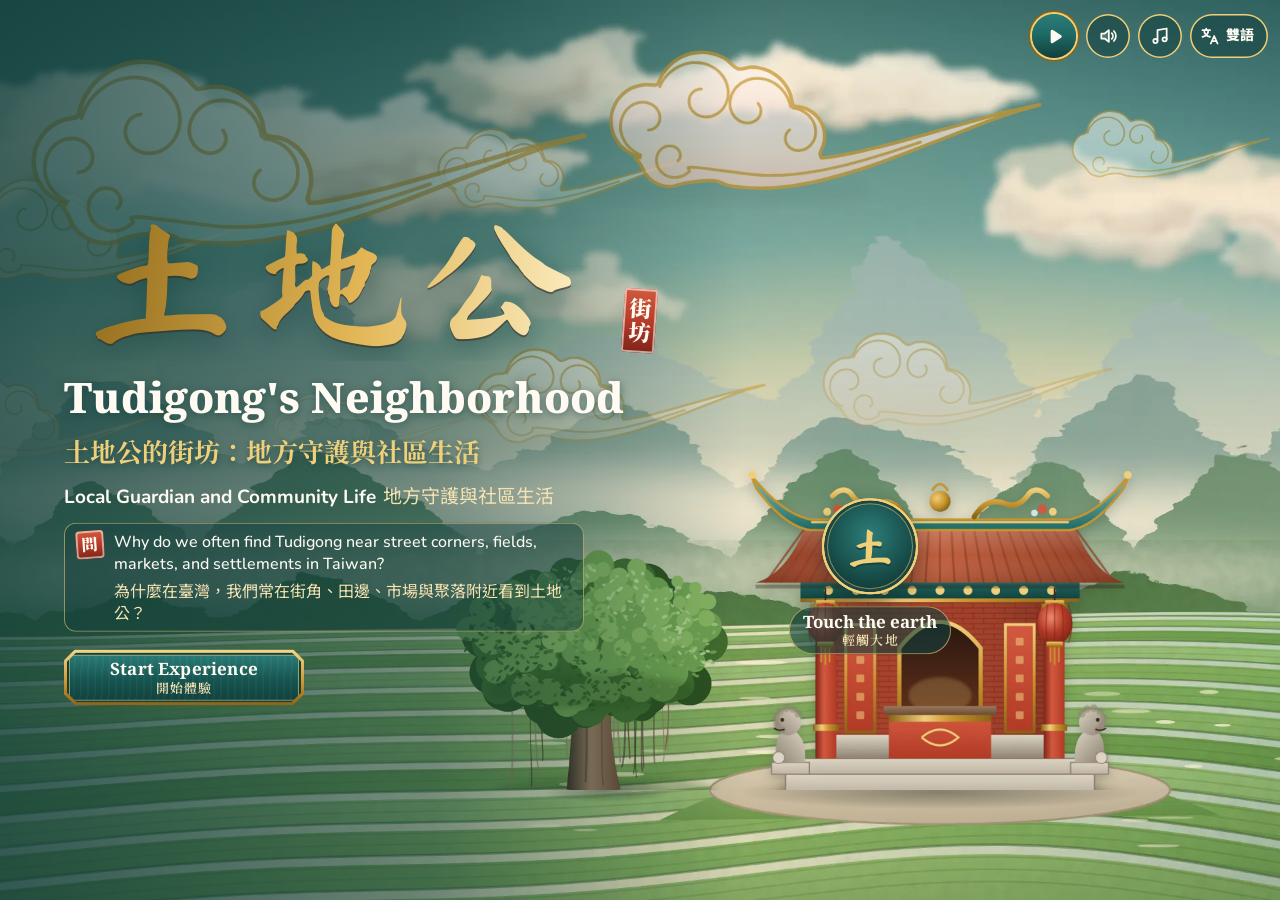
<file: index.html>
<!doctype html>
<html lang="en">
<head>
  <meta charset="utf-8">
  <meta name="viewport" content="width=device-width, initial-scale=1, viewport-fit=cover">
  <meta name="theme-color" content="#F6EEDF">
  <title>Tudigong's Neighborhood · 土地公的街坊</title>
  <meta http-equiv="Cache-Control" content="no-cache">
  <!-- Web fonts (named in css/tokens.css). Chinese: Noto Serif TC / Noto Sans TC as variable fonts, so each slice of
       characters is downloaded once for every weight; Ma Shan Zheng only for the three characters 土地公. -->
  <link rel="preconnect" href="https://fonts.googleapis.com">
  <link rel="preconnect" href="https://fonts.gstatic.com" crossorigin>
  <link rel="stylesheet" href="https://fonts.googleapis.com/css2?family=Alegreya:wght@700;800&family=Alegreya+Sans:wght@400;500;700;800&family=Nunito:wght@500;600;700;800&family=Noto+Serif:wght@600;700;800&family=Noto+Serif+TC:wght@400..900&family=Noto+Sans+TC:wght@400..700&display=swap">
  <link rel="stylesheet" href="https://fonts.googleapis.com/css2?family=Ma+Shan+Zheng&text=%E5%9C%9F%E5%9C%B0%E5%85%AC&display=swap">
  <!-- Always load the newest CSS/JS: GitHub Pages lets browsers keep files for 10 minutes, so every file gets a
       ?v= stamp that changes every 2 minutes. If you add a new .js or .css file, add it to the lists below
       (a file that is not listed still works, it just may be cached for up to 10 minutes). -->
  <script>
  (function () {
    var v = Math.floor(Date.now() / 120000).toString(36);
    var css = ['tokens', 'base', 'components', 'pages', 'welcome', 'scenes', 'shell', 'journey', 'story', 'portrait'];
    var js = ['app', 'ar-diorama', 'ar-place', 'ar', 'badges', 'community-board', 'config', 'curtain', 'drag', 'guide', 'icons', 'kaohsiung-map', 'narration', 'sound', 'story', 'ui',
      'pages/_stub', 'pages/map', 'pages/p01-home', 'pages/p02-scan', 'pages/p03-howto', 'pages/p04-intro',
      'pages/p05-street-corner', 'pages/p06-land-use', 'pages/p07-objects', 'pages/p08-community-map',
      'pages/p09-touya-weiya', 'pages/p10-meinong-bogong', 'pages/p11-sentence', 'pages/p12-end'];
    var map = { imports: {} };
    var add = function (path) { map.imports[new URL(path, location.href).href] = new URL(path, location.href).href + '?v=' + v; };
    js.forEach(function (f) { add('js/' + f + '.js'); });
    add('content/content.js');
    // three.js for the 3D neighbourhood on P04 (pinned version)
    map.imports['three'] = 'https://cdn.jsdelivr.net/npm/three@0.160.0/build/three.module.js';
    map.imports['three/addons/'] = 'https://cdn.jsdelivr.net/npm/three@0.160.0/examples/jsm/';
    document.write('<script type="importmap">' + JSON.stringify(map) + '<\/script>');
    css.forEach(function (f) { document.write('<link rel="stylesheet" href="css/' + f + '.css?v=' + v + '">'); });
    window.__APP_V = v;
  })();
  </script>
</head>
<body>
  <div id="app">
    <header class="topbar" id="topbar"></header>
    <main class="layout">
      <section id="stage" aria-label="Activity area"></section>
      <aside id="panel" class="panel sheet is-none" aria-label="Page information"></aside>
    </main>
  </div>
  <div id="toast-layer" aria-live="polite"></div>
  <div id="modal-layer"></div>
  <div id="rotate-overlay" role="alert">
    <svg viewBox="0 0 64 64" width="72" height="72" fill="none" stroke="currentColor" stroke-width="3" stroke-linecap="round" stroke-linejoin="round" aria-hidden="true">
      <rect x="22" y="6" width="20" height="34" rx="4"/><path d="M29 35h6"/>
      <rect x="10" y="40" width="44" height="18" rx="4" stroke-dasharray="4 4"/>
      <path d="M50 14a14 14 0 0 1 0 20M50 34l-5-1M50 34l1-5"/>
    </svg>
    <p class="rotate-en">Please rotate your device</p>
    <p class="rotate-zh">請將裝置橫放</p>
  </div>
  <!-- A-Frame + MindAR are loaded on demand by js/ar.js (only when the scan page opens). -->
  <script>document.write('<script type="module" src="js/app.js?v=' + window.__APP_V + '"><\/script>');</script>
</body>
</html>
</file>
